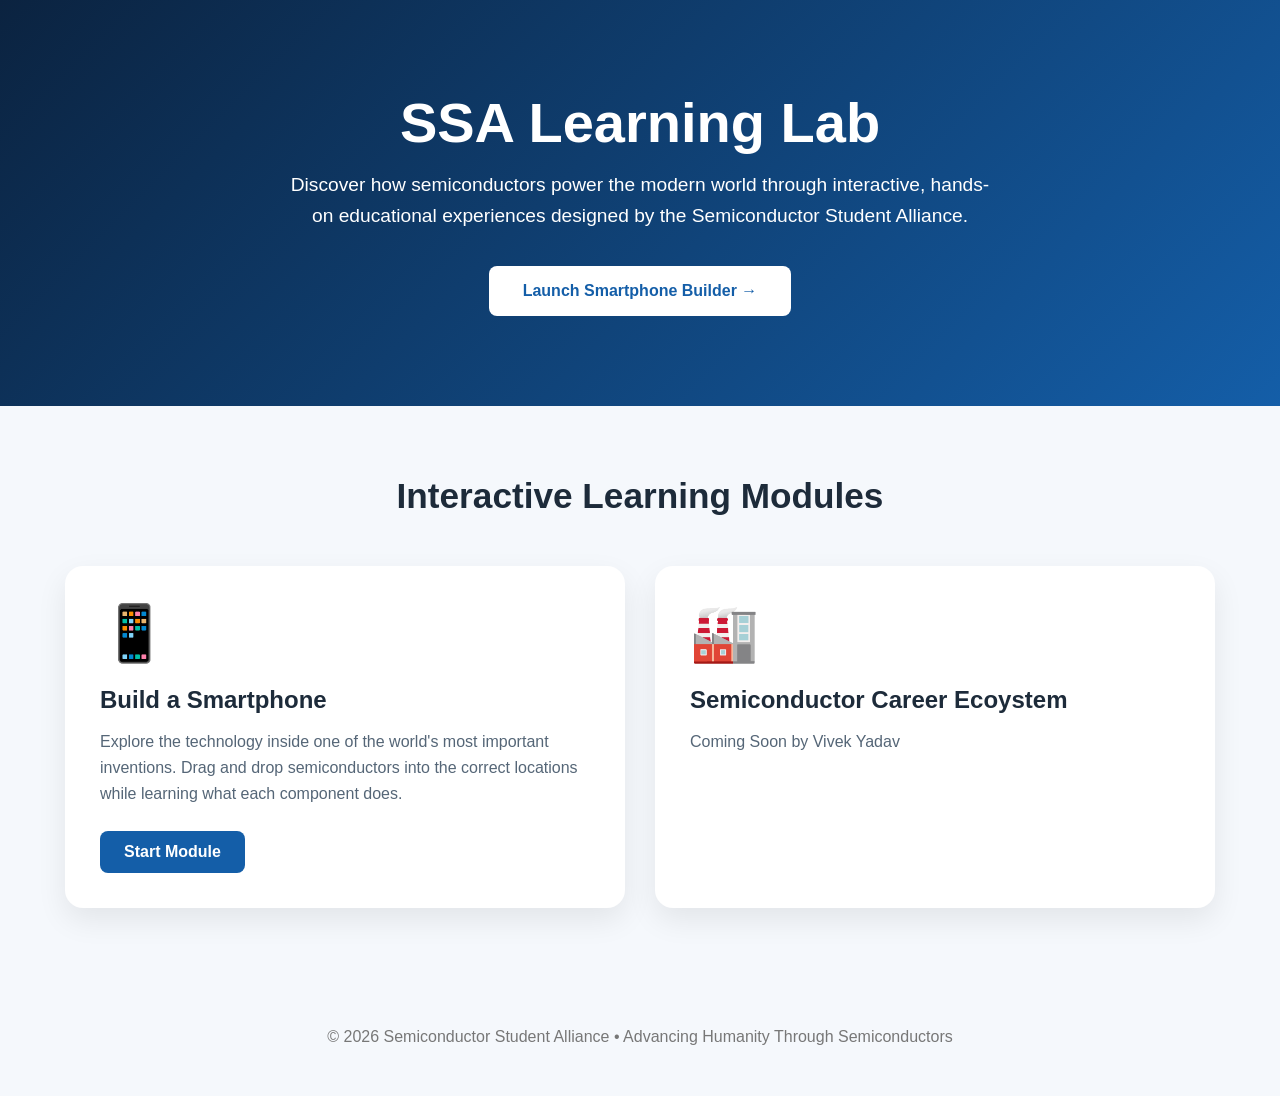
<file: index.html>
<!DOCTYPE html>
<html lang="en">
<head>
<meta charset="UTF-8">
<meta name="viewport" content="width=device-width, initial-scale=1.0">

<title>SSA Learning Lab</title>

<style>

*{
    margin:0;
    padding:0;
    box-sizing:border-box;
    font-family:Arial,Helvetica,sans-serif;
}

body{
    background:#f5f8fc;
    color:#1d2b3a;
}

header{

    background:linear-gradient(135deg,#0b2340,#145ea8);

    color:white;

    text-align:center;

    padding:90px 20px;
}

header h1{

    font-size:3.5rem;

    margin-bottom:15px;
}

header p{

    font-size:1.2rem;

    max-width:700px;

    margin:auto;

    line-height:1.6;
}

.learn-button{

    display:inline-block;

    margin-top:35px;

    padding:16px 34px;

    background:white;

    color:#145ea8;

    font-weight:bold;

    text-decoration:none;

    border-radius:8px;

    transition:.25s;
}

.learn-button:hover{

    transform:translateY(-3px);

    box-shadow:0 10px 25px rgba(0,0,0,.15);

}

main{

    max-width:1200px;

    margin:auto;

    padding:70px 25px;
}

.section-title{

    text-align:center;

    font-size:2.2rem;

    margin-bottom:50px;
}

.cards{

    display:grid;

    grid-template-columns:repeat(auto-fit,minmax(320px,1fr));

    gap:30px;
}

.card{

    background:white;

    border-radius:18px;

    padding:35px;

    box-shadow:0 12px 30px rgba(0,0,0,.08);

    transition:.25s;
}

.card:hover{

    transform:translateY(-6px);

}

.card-icon{

    font-size:55px;

    margin-bottom:20px;
}

.card h2{

    margin-bottom:15px;
}

.card p{

    line-height:1.6;

    color:#556677;

    margin-bottom:25px;
}

.card a{

    display:inline-block;

    text-decoration:none;

    background:#145ea8;

    color:white;

    padding:12px 24px;

    border-radius:8px;

    font-weight:bold;
}

footer{

    text-align:center;

    padding:50px 20px;

    color:#777;
}

</style>

</head>

<body>

<header>

<h1>SSA Learning Lab</h1>

<p>

Discover how semiconductors power the modern world through interactive,
hands-on educational experiences designed by the Semiconductor Student Alliance.

</p>

<a class="learn-button" href="modules/build-a-smartphone.html">

Launch Smartphone Builder →

</a>

</header>

<main>

<h2 class="section-title">

Interactive Learning Modules

</h2>

<div class="cards">

<div class="card">

<div class="card-icon">

📱

</div>

<h2>Build a Smartphone</h2>

<p>

Explore the technology inside one of the world's most important inventions.
Drag and drop semiconductors into the correct locations while learning what
each component does.

</p>

<a href="modules/build-a-smartphone.html">

Start Module

</a>

</div>

<div class="card">

<div class="card-icon">

🏭

</div>

<h2>Semiconductor Career Ecoystem</h2>

<p>

Coming Soon by Vivek Yadav

</p>

</div>

</div>

</main>

<footer>

© 2026 Semiconductor Student Alliance • Advancing Humanity Through Semiconductors

</footer>

</body>
</html>
</file>
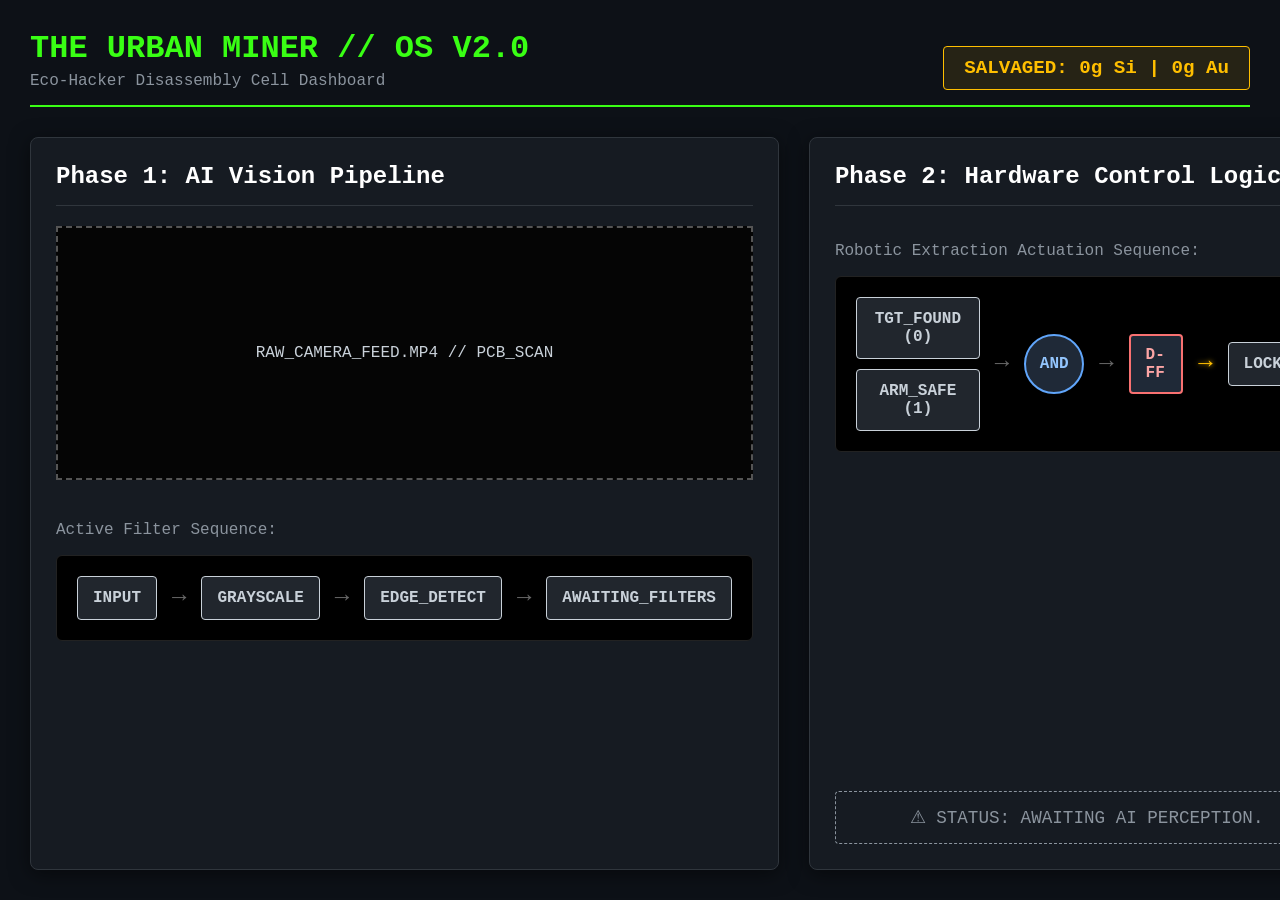
<file: modules/the-urban-miner/index.html>
<!DOCTYPE html>
<html lang="en">
<head>
    <meta charset="UTF-8">
    <meta name="viewport" content="width=device-width, initial-scale=1.0">
    <title>The Urban Miner - OS v2.0</title>
    <link rel="stylesheet" href="css/style.css">
</head>
<body>

<header>
    <div>
        <h1>The Urban Miner // OS v2.0</h1>
        <div class="subtitle">Eco-Hacker Disassembly Cell Dashboard</div>
    </div>
    <div class="score">SALVAGED: <span id="si-score">0</span>g Si | <span id="au-score">0</span>g Au</div>
</header>

<div class="dashboard">
    <!-- AI Perception Panel -->
    <div class="panel">
        <h2>Phase 1: AI Vision Pipeline</h2>
        <div class="camera-feed" id="camera-feed">
            <div class="camera-noise"></div>
            <span class="feed-text">RAW_CAMERA_FEED.MP4 // PCB_SCAN</span>
            <div class="target-box hidden" id="target-box">
                <span class="target-label">VLSI_LOCKED</span>
            </div>
        </div>
        <p class="section-label">Active Filter Sequence:</p>
        <div class="pipeline" id="vision-pipeline">
            <div class="block">INPUT</div>
            <div class="arrow">&rarr;</div>
            <div class="block filter" data-filter="grayscale">GRAYSCALE</div>
            <div class="arrow">&rarr;</div>
            <div class="block filter" data-filter="edge">EDGE_DETECT</div>
            <div class="arrow target-arrow">&rarr;</div>
            <div class="block status-block" id="target-status">AWAITING_FILTERS</div>
        </div>
    </div>

    <!-- Hardware Logic Panel -->
    <div class="panel">
        <h2>Phase 2: Hardware Control Logic</h2>
        <p class="section-label">Robotic Extraction Actuation Sequence:</p>
        <div class="logic-grid">
            <div class="input-stack">
                <div class="block" id="tgt-found-input">TGT_FOUND (0)</div>
                <div class="block" id="arm-safe-input">ARM_SAFE (1)</div>
            </div>
            <div class="arrow">&rarr;</div>
            <div class="gate and-gate">AND</div>
            <div class="arrow">&rarr;</div>
            <div class="gate flip-flop">D-FF</div>
            <div class="arrow act-arrow">&rarr;</div>
            <div class="block status-block" id="activate-status">LOCKED</div>
        </div>
        <div class="arm-status" id="system-status">
            &#9888; STATUS: AWAITING AI PERCEPTION.
        </div>
    </div>
</div>

<!-- Load Scripts at the end of the body for performance -->
<script src="js/logic-gates.js"></script>
<script src="js/vision-sim.js"></script>
<script src="js/engine.js"></script>
</body>
</html>
</file>
<file: modules/the-urban-miner/css/style.css>
:root {
    --bg-dark: #0d1117;
    --panel-bg: #161b22;
    --border-color: #30363d;
    --neon-green: #39ff14;
    --amber: #ffbf00;
    --text-main: #c9d1d9;
    --text-muted: #8b949e;
}

body {
    background-color: var(--bg-dark);
    color: var(--text-main);
    font-family: 'Courier New', Courier, monospace;
    margin: 0;
    padding: 30px;
    display: flex;
    flex-direction: column;
    height: 100vh;
    box-sizing: border-box;
}

header {
    display: flex;
    justify-content: space-between;
    align-items: flex-end;
    border-bottom: 2px solid var(--neon-green);
    padding-bottom: 15px;
    margin-bottom: 30px;
}

h1 { margin: 0; color: var(--neon-green); font-size: 2rem; text-transform: uppercase; }
.subtitle { color: var(--text-muted); margin-top: 5px; }

.score {
    font-size: 1.2rem;
    color: var(--amber);
    font-weight: bold;
    background: rgba(255, 191, 0, 0.1);
    padding: 10px 20px;
    border-radius: 4px;
    border: 1px solid var(--amber);
}

.dashboard { display: flex; gap: 30px; flex: 1; }
.panel {
    background-color: var(--panel-bg);
    border: 1px solid var(--border-color);
    border-radius: 8px;
    padding: 25px;
    flex: 1;
    display: flex;
    flex-direction: column;
    box-shadow: 0 4px 20px rgba(0,0,0,0.5);
}

h2 { margin-top: 0; border-bottom: 1px solid var(--border-color); padding-bottom: 15px; color: white; }
.section-label { color: var(--text-muted); }

.camera-feed {
    background-color: #050505;
    height: 250px;
    border: 2px dashed #555;
    display: flex;
    justify-content: center;
    align-items: center;
    position: relative;
    margin-bottom: 25px;
    overflow: hidden;
}

.target-box {
    border: 2px solid var(--neon-green);
    width: 80px; height: 80px;
    position: absolute; top: 80px; left: 150px;
    box-shadow: 0 0 15px var(--neon-green), inset 0 0 10px var(--neon-green);
    background: rgba(57, 255, 20, 0.1);
}

.target-box.hidden { display: none; }

.target-label {
    position: absolute; top: -25px; left: -2px;
    color: var(--bg-dark); background: var(--neon-green);
    font-size: 0.8rem; font-weight: bold; padding: 2px 5px;
}

.pipeline, .logic-grid {
    display: flex; gap: 15px; align-items: center;
    background: #000; padding: 20px; border-radius: 6px; border: 1px solid #222;
}

.input-stack { display: flex; flex-direction: column; gap: 10px; }

.block {
    background-color: #21262d; border: 1px solid var(--text-main);
    padding: 12px 15px; border-radius: 4px; text-align: center; font-weight: bold;
}

.arrow { color: #666; font-weight: bold; font-size: 1.5rem; }

.gate {
    background-color: #1f2937; border: 2px solid #60a5fa; color: #93c5fd;
    padding: 15px; border-radius: 50%; width: 60px; height: 60px;
    display: flex; justify-content: center; align-items: center; font-weight: bold; box-sizing: border-box;
}

.flip-flop { border-radius: 4px; border-color: #f87171; color: #fca5a5; }

.arm-status {
    color: var(--text-muted); margin-top: auto; font-size: 1.1rem; text-align: center;
    padding: 15px; border: 1px dashed var(--text-muted); border-radius: 4px;
}

.arm-status.active {
    color: var(--amber); border-color: var(--amber); background: rgba(255, 191, 0, 0.05);
    animation: pulse 2s infinite;
}

@keyframes pulse {
    0% { opacity: 0.8; }
    50% { opacity: 1; box-shadow: 0 0 10px rgba(255, 191, 0, 0.3); }
    100% { opacity: 0.8; }
}

/* Success States triggered by JS */
.success-text { color: var(--neon-green) !important; border-color: var(--neon-green) !important; box-shadow: 0 0 10px rgba(57,255,20,0.2); }
.success-arrow { color: var(--neon-green) !important; text-shadow: 0 0 5px var(--neon-green); }
.act-text { color: var(--amber) !important; border-color: var(--amber) !important; }
.act-arrow { color: var(--amber) !important; text-shadow: 0 0 5px var(--amber); }
</file>
